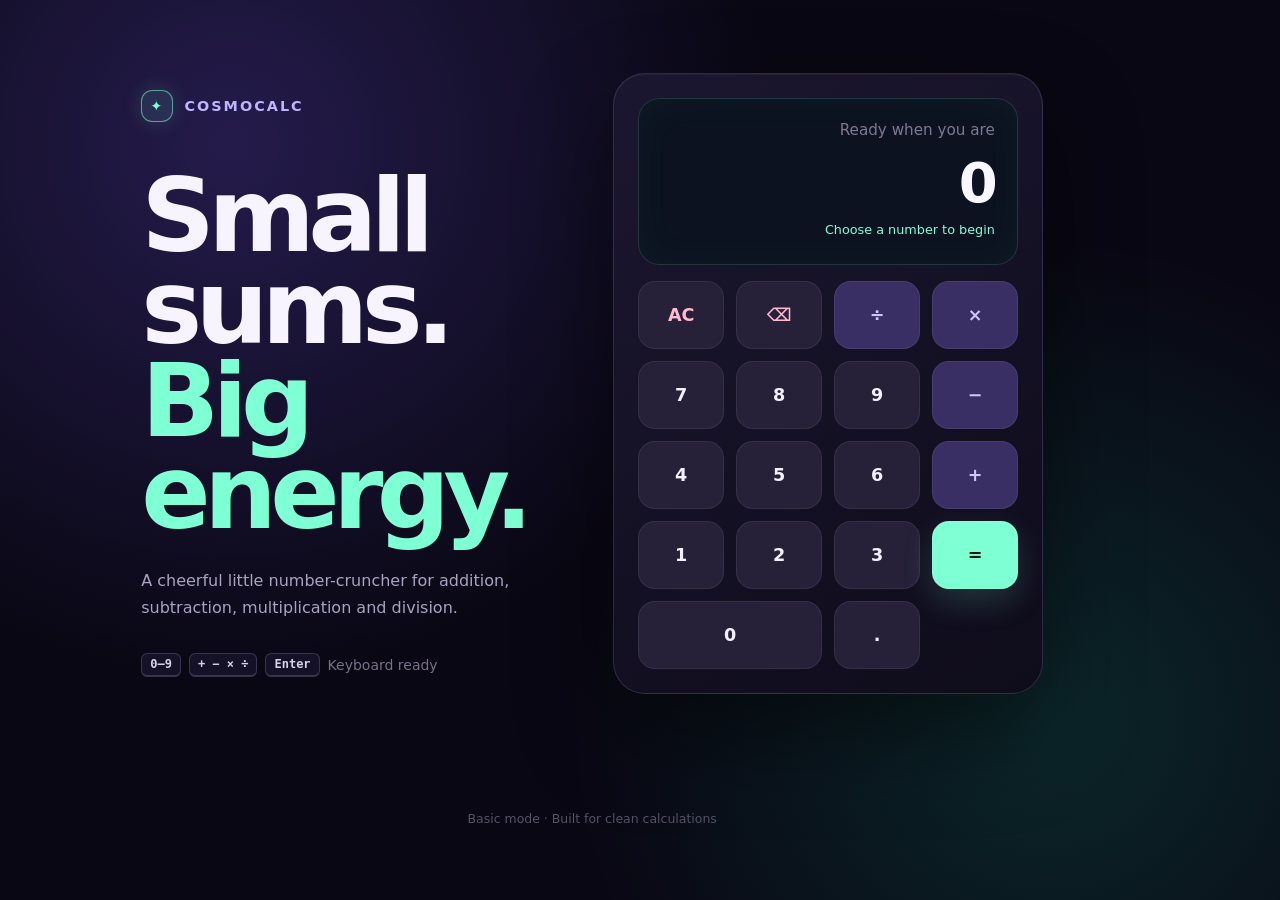
<file: cosmo-calc/index.html>
<!doctype html>
<html lang="en">
  <head>
    <meta charset="UTF-8" />
    <meta name="viewport" content="width=device-width, initial-scale=1" />
    <meta
      name="description"
      content="A playful, keyboard-friendly calculator for everyday arithmetic."
    />
    <title>CosmoCalc</title>
    <link
      rel="icon"
      type="image/svg+xml"
      href="data:image/svg+xml,%3Csvg xmlns='http://www.w3.org/2000/svg' viewBox='0 0 64 64'%3E%3Crect width='64' height='64' rx='15' fill='%2317122d'/%3E%3Cpath d='M17 23h30M17 41h30M24 16v14M40 34v14' stroke='%237fffd4' stroke-width='6' stroke-linecap='round'/%3E%3C/svg%3E"
    />
    <style>
      :root {
        color-scheme: dark;
        font-family: Inter, ui-rounded, "Segoe UI", system-ui, sans-serif;
        background: #090713;
        color: #f7f4ff;
        font-synthesis: none;
      }

      * { box-sizing: border-box; }

      body {
        margin: 0;
        min-width: 320px;
        min-height: 100vh;
        overflow-x: hidden;
        background:
          radial-gradient(circle at 18% 16%, rgba(123, 92, 255, 0.24), transparent 34rem),
          radial-gradient(circle at 82% 80%, rgba(26, 230, 182, 0.14), transparent 30rem),
          #090713;
      }

      button, input { font: inherit; }

      .page {
        width: min(100%, 1100px);
        min-height: 100vh;
        margin: 0 auto;
        padding: clamp(1.25rem, 4vw, 3.75rem);
        display: grid;
        grid-template-columns: minmax(0, 0.8fr) minmax(310px, 430px);
        gap: clamp(2rem, 7vw, 6rem);
        align-items: center;
      }

      .intro { max-width: 34rem; }

      .brand {
        display: inline-flex;
        align-items: center;
        gap: 0.7rem;
        margin-bottom: 3rem;
        color: #bfb5ff;
        font-size: 0.9rem;
        font-weight: 800;
        letter-spacing: 0.14em;
        text-transform: uppercase;
      }

      .brand-mark {
        display: grid;
        place-items: center;
        width: 2rem;
        height: 2rem;
        border: 1px solid rgba(127, 255, 212, 0.55);
        border-radius: 0.7rem;
        background: rgba(127, 255, 212, 0.1);
        box-shadow: 0 0 1.25rem rgba(127, 255, 212, 0.15);
        color: #7fffd4;
      }

      h1 {
        margin: 0;
        max-width: 9ch;
        font-size: clamp(3.3rem, 8vw, 6.5rem);
        line-height: 0.9;
        letter-spacing: -0.065em;
      }

      h1 span {
        display: block;
        color: #7fffd4;
      }

      .intro p {
        max-width: 30rem;
        margin: 1.75rem 0 0;
        color: #aaa2bf;
        font-size: 1rem;
        line-height: 1.7;
      }

      .key-hint {
        display: inline-flex;
        gap: 0.5rem;
        align-items: center;
        margin-top: 2rem;
        color: #777087;
        font-size: 0.875rem;
      }

      kbd {
        padding: 0.2rem 0.5rem;
        border: 1px solid #39334f;
        border-bottom-width: 2px;
        border-radius: 0.4rem;
        background: #151126;
        color: #d8d1eb;
        font: 700 0.75rem ui-monospace, SFMono-Regular, Consolas, monospace;
      }

      .calculator {
        position: relative;
        padding: clamp(1rem, 3vw, 1.5rem);
        border: 1px solid rgba(191, 181, 255, 0.16);
        border-radius: 2rem;
        background: linear-gradient(145deg, rgba(28, 23, 49, 0.98), rgba(15, 12, 27, 0.98));
        box-shadow: 0 2.5rem 6rem rgba(0, 0, 0, 0.45), inset 0 1px rgba(255,255,255,0.04);
      }

      .calculator::before {
        content: "";
        position: absolute;
        z-index: -1;
        inset: -1px;
        border-radius: inherit;
        background: linear-gradient(135deg, rgba(127,255,212,0.25), transparent 35%, rgba(123,92,255,0.25));
        filter: blur(18px);
        opacity: 0.7;
      }

      .display {
        min-height: 9.75rem;
        padding: 1.35rem 1.4rem;
        display: flex;
        flex-direction: column;
        justify-content: flex-end;
        align-items: flex-end;
        overflow: hidden;
        border: 1px solid rgba(127, 255, 212, 0.16);
        border-radius: 1.35rem;
        background: #0c1220;
        box-shadow: inset 0 0 2.5rem rgba(127, 255, 212, 0.035);
      }

      .expression {
        width: 100%;
        min-height: 1.5rem;
        overflow: hidden;
        color: #7f7892;
        font-size: 0.95rem;
        text-align: right;
        text-overflow: ellipsis;
        white-space: nowrap;
      }

      .result {
        width: 100%;
        margin-top: 0.45rem;
        overflow: hidden;
        color: #f8f6ff;
        font-size: clamp(2.25rem, 8vw, 3.5rem);
        font-weight: 750;
        letter-spacing: -0.05em;
        line-height: 1.1;
        text-align: right;
        text-overflow: ellipsis;
        white-space: nowrap;
      }

      .message {
        width: 100%;
        min-height: 1.25rem;
        margin-top: 0.55rem;
        color: #7fffd4;
        font-size: 0.8rem;
        text-align: right;
      }

      .message.error { color: #ff8fb4; }

      .keypad {
        display: grid;
        grid-template-columns: repeat(4, 1fr);
        gap: 0.75rem;
        margin-top: 1rem;
      }

      .key {
        min-height: 4.25rem;
        border: 1px solid rgba(255,255,255,0.07);
        border-radius: 1.05rem;
        background: #262039;
        color: #f4f0ff;
        font-size: 1.1rem;
        font-weight: 760;
        cursor: pointer;
        transition: transform 120ms ease, background 120ms ease, border-color 120ms ease;
        -webkit-tap-highlight-color: transparent;
      }

      .key:hover { background: #302848; border-color: rgba(191,181,255,0.22); }
      .key:active, .key.pressed { transform: translateY(2px) scale(0.98); }
      .key:focus-visible { outline: 3px solid rgba(127,255,212,0.5); outline-offset: 2px; }
      .key.utility { color: #ffbad1; }
      .key.operator { background: #392f65; color: #cfc6ff; }
      .key.operator:hover { background: #493c7d; }
      .key.equals { background: #7fffd4; color: #081710; box-shadow: 0 0.8rem 2rem rgba(127,255,212,0.16); }
      .key.equals:hover { background: #a1ffe0; }
      .key.zero { grid-column: span 2; }

      .footer-note {
        grid-column: 1 / -1;
        margin: -1rem 0 0;
        color: #575166;
        font-size: 0.78rem;
        text-align: center;
      }

      @media (max-width: 760px) {
        .page {
          grid-template-columns: 1fr;
          gap: 2rem;
          padding-top: 2rem;
          padding-bottom: 2rem;
        }
        .intro { text-align: center; margin: 0 auto; }
        .brand { margin-bottom: 1.5rem; }
        h1 { max-width: none; font-size: clamp(3rem, 16vw, 4.8rem); }
        h1 span { display: inline; }
        .intro p { margin-inline: auto; }
        .key-hint { margin-top: 1.25rem; }
        .calculator { width: min(100%, 430px); margin: 0 auto; }
        .footer-note { margin-top: 0; }
      }

      @media (prefers-reduced-motion: reduce) {
        *, *::before, *::after { scroll-behavior: auto !important; transition-duration: 0.01ms !important; }
      }
    </style>
  </head>
  <body>
    <main class="page">
      <section class="intro" aria-labelledby="page-title">
        <div class="brand"><span class="brand-mark" aria-hidden="true">✦</span> CosmoCalc</div>
        <h1 id="page-title">Small sums. <span>Big energy.</span></h1>
        <p>A cheerful little number-cruncher for addition, subtraction, multiplication and division.</p>
        <div class="key-hint"><kbd>0–9</kbd><kbd>+ − × ÷</kbd><kbd>Enter</kbd><span>Keyboard ready</span></div>
      </section>

      <section class="calculator" aria-label="Calculator">
        <div class="display" aria-live="polite" aria-atomic="true">
          <div class="expression" id="expression">Ready when you are</div>
          <div class="result" id="result">0</div>
          <div class="message" id="message">Choose a number to begin</div>
        </div>
        <div class="keypad" aria-label="Calculator keypad">
          <button class="key utility" type="button" data-action="clear" aria-label="Clear calculator">AC</button>
          <button class="key utility" type="button" data-action="backspace" aria-label="Delete last character">⌫</button>
          <button class="key operator" type="button" data-value="/" aria-label="Divide">÷</button>
          <button class="key operator" type="button" data-value="*" aria-label="Multiply">×</button>

          <button class="key" type="button" data-value="7">7</button>
          <button class="key" type="button" data-value="8">8</button>
          <button class="key" type="button" data-value="9">9</button>
          <button class="key operator" type="button" data-value="-" aria-label="Subtract">−</button>

          <button class="key" type="button" data-value="4">4</button>
          <button class="key" type="button" data-value="5">5</button>
          <button class="key" type="button" data-value="6">6</button>
          <button class="key operator" type="button" data-value="+" aria-label="Add">+</button>

          <button class="key" type="button" data-value="1">1</button>
          <button class="key" type="button" data-value="2">2</button>
          <button class="key" type="button" data-value="3">3</button>
          <button class="key equals" type="button" data-action="equals" aria-label="Calculate result">=</button>

          <button class="key zero" type="button" data-value="0">0</button>
          <button class="key" type="button" data-value=".">.</button>
        </div>
      </section>
      <p class="footer-note">Basic mode · Built for clean calculations</p>
    </main>

    <script>
      (() => {
        const expressionEl = document.querySelector('#expression');
        const resultEl = document.querySelector('#result');
        const messageEl = document.querySelector('#message');
        const keypad = document.querySelector('.keypad');
        const operators = ['+', '-', '*', '/'];
        let expression = '';
        let justCalculated = false;

        const pretty = (value) => value.replace(/\*/g, '×').replace(/\//g, '÷').replace(/-/g, '−');
        const currentNumber = () => expression.split(/[+\-*/]/).pop();

        function setMessage(text, isError = false) {
          messageEl.textContent = text;
          messageEl.classList.toggle('error', isError);
        }

        function render() {
          expressionEl.textContent = expression ? pretty(expression) : 'Ready when you are';
          if (!expression) resultEl.textContent = '0';
        }

        function clearAll() {
          expression = '';
          justCalculated = false;
          resultEl.textContent = '0';
          setMessage('Choose a number to begin');
          render();
        }

        function addValue(value) {
          const isOperator = operators.includes(value);

          if (justCalculated && !isOperator) expression = '';
          justCalculated = false;

          if (/\d/.test(value)) {
            if (expression.length >= 32) return setMessage('That expression is long enough', true);
            expression += value;
            setMessage('Keep going');
          } else if (value === '.') {
            if (currentNumber().includes('.')) return setMessage('One decimal point per number', true);
            expression += currentNumber() ? '.' : '0.';
            setMessage('Decimal added');
          } else if (isOperator) {
            if (!expression && value !== '-') return setMessage('Start with a number first', true);
            if (operators.includes(expression.at(-1))) {
              if (value === '-' && expression.at(-1) !== '-') expression += value;
              else expression = expression.slice(0, -1) + value;
              setMessage('Operator updated');
            } else {
              expression += value;
              setMessage('Now add the next number');
            }
          }

          render();
        }

        function tokenize(input) {
          const tokens = input.match(/(?:^|[+*/-])-?\d*\.?\d+|[+*/-]/g);
          if (!tokens) throw new Error('Enter a calculation first');
          const cleaned = [];
          let numberBuffer = '';
          for (let index = 0; index < input.length; index += 1) {
            const char = input[index];
            if (/\d|\./.test(char) || (char === '-' && (index === 0 || operators.includes(input[index - 1])))) {
              numberBuffer += char;
            } else if (operators.includes(char)) {
              if (!numberBuffer) throw new Error('Complete both sides of the operation');
              cleaned.push(Number(numberBuffer), char);
              numberBuffer = '';
            } else {
              throw new Error(`I don’t recognize “${char}”`);
            }
          }
          if (!numberBuffer || Number.isNaN(Number(numberBuffer))) throw new Error('Complete both sides of the operation');
          cleaned.push(Number(numberBuffer));
          return cleaned;
        }

        function evaluate(input) {
          const tokens = tokenize(input);
          for (let i = 1; i < tokens.length; i += 2) {
            if (tokens[i] === '*' || tokens[i] === '/') {
              if (tokens[i] === '/' && tokens[i + 1] === 0) throw new Error('Division by zero isn’t possible');
              const value = tokens[i] === '*' ? tokens[i - 1] * tokens[i + 1] : tokens[i - 1] / tokens[i + 1];
              tokens.splice(i - 1, 3, value);
              i -= 2;
            }
          }
          let total = tokens[0];
          for (let i = 1; i < tokens.length; i += 2) total = tokens[i] === '+' ? total + tokens[i + 1] : total - tokens[i + 1];
          return Number.isInteger(total) ? total : Number(total.toPrecision(12));
        }

        function calculate() {
          try {
            if (!expression) throw new Error('Enter a calculation first');
            const original = expression;
            const value = evaluate(expression);
            expressionEl.textContent = `${pretty(original)} =`;
            resultEl.textContent = String(value);
            expression = String(value);
            justCalculated = true;
            setMessage('Nice one!');
            return value;
          } catch (error) {
            setMessage(error.message, true);
            return null;
          }
        }

        function backspace() {
          expression = expression.slice(0, -1);
          justCalculated = false;
          setMessage(expression ? 'Last entry removed' : 'Choose a number to begin');
          render();
        }

        keypad.addEventListener('click', (event) => {
          const key = event.target.closest('button');
          if (!key) return;
          if (key.dataset.value) addValue(key.dataset.value);
          if (key.dataset.action === 'clear') clearAll();
          if (key.dataset.action === 'backspace') backspace();
          if (key.dataset.action === 'equals') calculate();
        });

        document.addEventListener('keydown', (event) => {
          const aliases = { 'x': '*', 'X': '*', '×': '*', '÷': '/', '−': '-' };
          const key = aliases[event.key] || event.key;
          let handled = true;
          if (/\d/.test(key) || operators.includes(key) || key === '.') addValue(key);
          else if (key === 'Enter' || key === '=') calculate();
          else if (key === 'Backspace') backspace();
          else if (key === 'Escape' || key === 'Delete') clearAll();
          else handled = false;

          if (handled) {
            event.preventDefault();
            const selector = key === 'Enter' || key === '=' ? '[data-action="equals"]' : key === 'Backspace' ? '[data-action="backspace"]' : `[data-value="${CSS.escape(key)}"]`;
            const button = document.querySelector(selector);
            if (button) {
              button.classList.add('pressed');
              window.setTimeout(() => button.classList.remove('pressed'), 110);
            }
          } else if (event.key.length === 1 && !event.ctrlKey && !event.metaKey && !event.altKey) {
            setMessage(`I don’t recognize “${event.key}” — try +, −, × or ÷`, true);
          }
        });

        if (document.modelContext?.registerTool) {
          const lifecycle = new AbortController();
          Promise.resolve(document.modelContext.registerTool({
            name: 'calculate_expression',
            title: 'Calculate expression',
            description: 'Calculate a basic arithmetic expression and show it in CosmoCalc.',
            inputSchema: {
              type: 'object',
              properties: { expression: { type: 'string', description: 'Arithmetic using +, -, *, or /.' } },
              required: ['expression'],
              additionalProperties: false
            },
            annotations: { readOnlyHint: false, untrustedContentHint: false },
            execute(input) {
              if (!input || typeof input.expression !== 'string') throw new Error('A string expression is required');
              expression = input.expression.replace(/\s/g, '').replace(/×/g, '*').replace(/÷/g, '/').replace(/−/g, '-');
              justCalculated = false;
              render();
              const value = calculate();
              if (value === null) throw new Error(messageEl.textContent);
              return { expression: input.expression, result: value };
            }
          }, { signal: lifecycle.signal })).catch(() => {});
        }
      })();
    </script>
  </body>
</html>
</file>
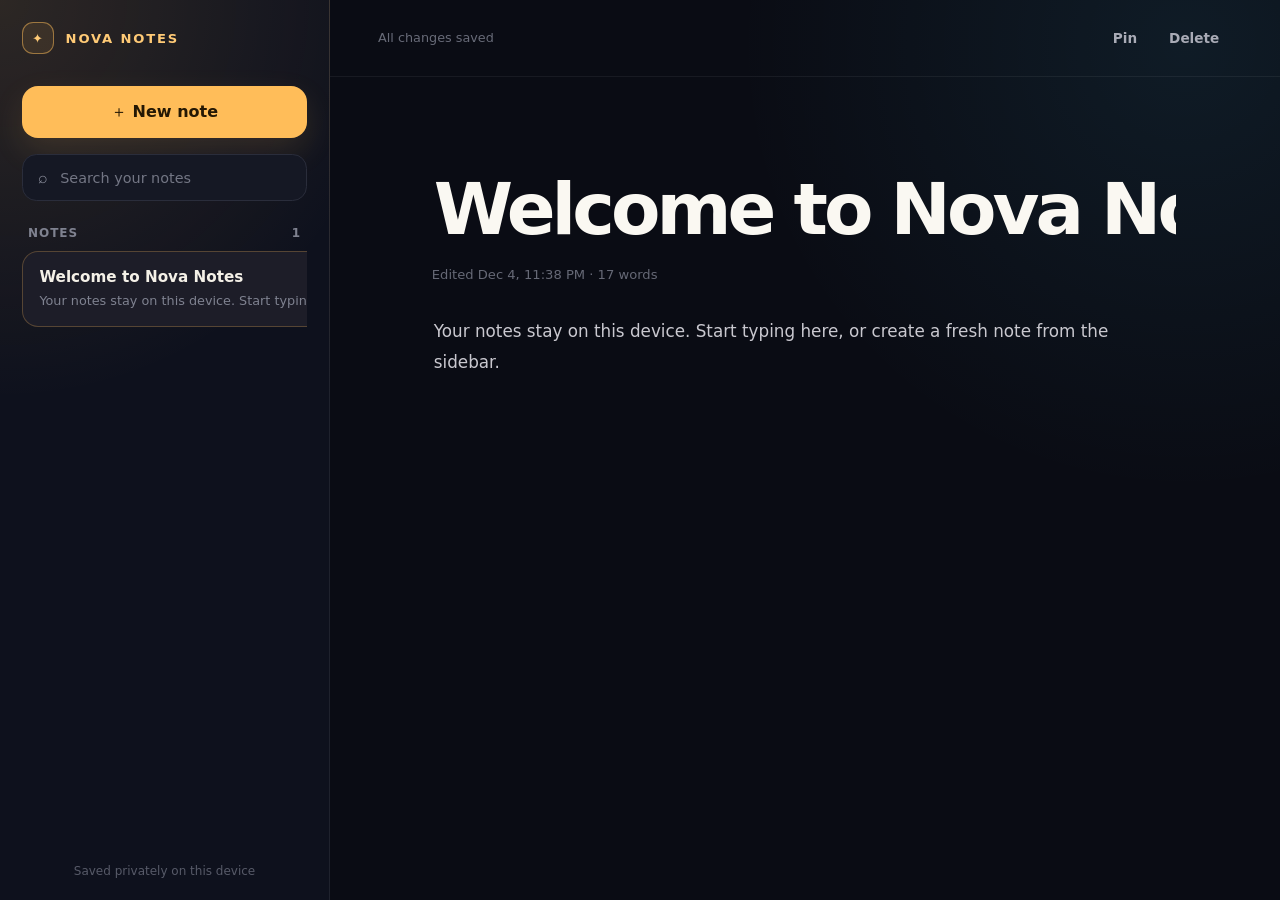
<file: note-taking/index.html>
<!doctype html>
<html lang="en">
  <head>
    <meta charset="UTF-8" />
    <meta name="viewport" content="width=device-width, initial-scale=1" />
    <meta name="description" content="A focused, device-local note-taking workspace." />
    <title>Nova Notes</title>
    <link rel="icon" type="image/svg+xml" href="data:image/svg+xml,%3Csvg xmlns='http://www.w3.org/2000/svg' viewBox='0 0 64 64'%3E%3Crect width='64' height='64' rx='16' fill='%23101222'/%3E%3Cpath d='M20 17h24v30H20z' fill='%23ffbd59'/%3E%3Cpath d='M26 26h12M26 33h12M26 40h8' stroke='%23101222' stroke-width='3' stroke-linecap='round'/%3E%3C/svg%3E" />
    <link rel="stylesheet" href="styles.css" />
  </head>
  <body>
    <main class="app-shell">
      <aside class="sidebar">
        <header class="brand-row">
          <div class="brand"><span class="brand-mark" aria-hidden="true">✦</span><span>NOVA NOTES</span></div>
          <button class="icon-button mobile-only" id="close-sidebar" type="button" aria-label="Close notes list">×</button>
        </header>

        <button class="new-note" id="new-note" type="button"><span>＋</span> New note</button>
        <label class="search-wrap">
          <span class="sr-only">Search notes</span>
          <span aria-hidden="true">⌕</span>
          <input id="search" type="search" placeholder="Search your notes" autocomplete="off" />
        </label>
        <div class="list-heading"><span>Notes</span><span id="note-count">0</span></div>
        <div class="note-list" id="note-list" aria-label="Saved notes"></div>
        <p class="storage-note">Saved privately on this device</p>
      </aside>

      <section class="workspace">
        <header class="workspace-bar">
          <button class="icon-button mobile-only" id="open-sidebar" type="button" aria-label="Open notes list">☰</button>
          <span class="save-status" id="save-status">All changes saved</span>
          <div class="actions">
            <button class="text-button" id="pin-note" type="button" aria-pressed="false">Pin</button>
            <button class="text-button danger" id="delete-note" type="button">Delete</button>
          </div>
        </header>
        <article class="editor" id="editor">
          <input id="note-title" class="title-input" type="text" maxlength="100" placeholder="Untitled note" aria-label="Note title" />
          <div class="note-meta" id="note-meta">Start writing whenever you’re ready</div>
          <textarea id="note-body" placeholder="Write something worth remembering…" aria-label="Note content"></textarea>
        </article>
        <section class="empty-state" id="empty-state" hidden>
          <span aria-hidden="true">✦</span>
          <h1>No note selected</h1>
          <p>Create a note to begin.</p>
          <button class="new-note compact" id="empty-new-note" type="button">Create note</button>
        </section>
      </section>
    </main>
    <div class="backdrop" id="backdrop" hidden></div>
    <script src="app.js"></script>
  </body>
</html>
</file>
<file: note-taking/styles.css>
:root {
  color-scheme: dark;
  font-family: Inter, ui-rounded, "Segoe UI", system-ui, sans-serif;
  background: #090b13;
  color: #f9f7f1;
  font-synthesis: none;
}

* { box-sizing: border-box; }
body { margin: 0; min-width: 280px; min-height: 100vh; background: #090b13; }
button, input, textarea { font: inherit; }
button { color: inherit; }
.sr-only { position: absolute; width: 1px; height: 1px; padding: 0; margin: -1px; overflow: hidden; clip: rect(0,0,0,0); white-space: nowrap; border: 0; }

.app-shell { min-height: 100vh; display: grid; grid-template-columns: 330px minmax(0, 1fr); }
.sidebar {
  display: flex; flex-direction: column; min-height: 100vh; padding: 1.4rem;
  border-right: 1px solid rgba(255,255,255,.07);
  background: radial-gradient(circle at 0 0, rgba(255,189,89,.13), transparent 25rem), #0e111d;
}
.brand-row, .workspace-bar, .actions { display: flex; align-items: center; }
.brand-row { justify-content: space-between; }
.brand { display: flex; align-items: center; gap: .7rem; color: #ffca76; font-size: .82rem; font-weight: 850; letter-spacing: .14em; }
.brand-mark { display: grid; place-items: center; width: 2rem; height: 2rem; border: 1px solid rgba(255,189,89,.5); border-radius: .7rem; background: rgba(255,189,89,.09); }
.new-note {
  width: 100%; min-height: 3.25rem; margin: 2rem 0 1rem; border: 0; border-radius: 1rem;
  background: #ffbd59; color: #241804; font-weight: 850; cursor: pointer; box-shadow: 0 .8rem 2rem rgba(255,189,89,.12);
}
.new-note:hover { background: #ffd085; }
.new-note.compact { width: auto; min-width: 9rem; margin: 1rem 0 0; padding: 0 1.25rem; }
.search-wrap { display: flex; align-items: center; gap: .65rem; min-height: 2.9rem; padding: 0 .9rem; border: 1px solid #2a2d3b; border-radius: .9rem; background: #151824; color: #8c8f9d; }
.search-wrap:focus-within { border-color: rgba(255,189,89,.6); box-shadow: 0 0 0 3px rgba(255,189,89,.08); }
.search-wrap input { width: 100%; border: 0; outline: 0; background: transparent; color: #f9f7f1; font-size: .9rem; }
.search-wrap input::placeholder { color: #737684; }
.list-heading { display: flex; justify-content: space-between; margin: 1.6rem .35rem .65rem; color: #7f8290; font-size: .75rem; font-weight: 750; letter-spacing: .08em; text-transform: uppercase; }
.note-list { display: grid; gap: .55rem; overflow-y: auto; }
.note-card { width: 100%; padding: 1rem; border: 1px solid transparent; border-radius: 1rem; background: transparent; text-align: left; cursor: pointer; }
.note-card:hover { background: #171a27; }
.note-card.active { border-color: rgba(255,189,89,.25); background: #1d1d28; }
.note-card strong { display: flex; align-items: center; gap: .45rem; overflow: hidden; color: #f4f0e7; font-size: .95rem; text-overflow: ellipsis; white-space: nowrap; }
.note-card strong span { color: #ffbd59; font-size: .7rem; }
.note-card p { margin: .42rem 0 0; overflow: hidden; color: #7f8290; font-size: .8rem; line-height: 1.4; text-overflow: ellipsis; white-space: nowrap; }
.storage-note { margin: auto 0 0; padding-top: 1.2rem; color: #575a68; font-size: .75rem; text-align: center; }

.workspace { min-width: 0; min-height: 100vh; display: flex; flex-direction: column; background: radial-gradient(circle at 90% 5%, rgba(77,210,255,.08), transparent 28rem), #0a0c14; }
.workspace-bar { min-height: 4.8rem; justify-content: flex-end; gap: 1rem; padding: 0 clamp(1.2rem,4vw,3rem); border-bottom: 1px solid rgba(255,255,255,.06); }
.save-status { margin-right: auto; color: #686b78; font-size: .8rem; }
.actions { gap: .4rem; }
.text-button, .icon-button { border: 0; background: transparent; cursor: pointer; }
.text-button { padding: .55rem .8rem; border-radius: .7rem; color: #a9abb6; font-size: .85rem; font-weight: 700; }
.text-button:hover { background: #181b27; color: #fff; }
.text-button[aria-pressed="true"] { background: rgba(255,189,89,.12); color: #ffca76; }
.text-button.danger:hover { color: #ff8aa9; }
.icon-button { width: 2.5rem; height: 2.5rem; border-radius: .7rem; color: #aeb0ba; font-size: 1.1rem; }
.icon-button:hover { background: #1b1e2c; }
.editor { width: min(100%, 900px); flex: 1; align-self: center; display: flex; flex-direction: column; padding: clamp(2rem,7vw,6rem) clamp(1.3rem,6vw,5rem); }
.title-input { width: 100%; border: 0; outline: 0; background: transparent; color: #faf8f2; font-size: clamp(2.25rem,6vw,4.5rem); font-weight: 820; letter-spacing: -.055em; }
.title-input::placeholder { color: #4d4e59; }
.note-meta { margin: .9rem 0 2rem; color: #666976; font-size: .82rem; }
textarea { width: 100%; min-height: 45vh; flex: 1; resize: none; border: 0; outline: 0; background: transparent; color: #c9c8cf; font-size: 1.05rem; line-height: 1.85; }
textarea::placeholder { color: #474955; }
.empty-state { margin: auto; padding: 2rem; text-align: center; }
.empty-state > span { color: #ffbd59; font-size: 2rem; }
.empty-state h1 { margin: .8rem 0 .2rem; font-size: 2rem; }
.empty-state p { margin: 0; color: #777987; }
.mobile-only { display: none; }
.backdrop { position: fixed; inset: 0; z-index: 10; background: rgba(0,0,0,.6); }
button:focus-visible, input:focus-visible, textarea:focus-visible { outline: 3px solid rgba(255,189,89,.45); outline-offset: 2px; }

@media (max-width: 760px) {
  .app-shell { grid-template-columns: 1fr; }
  .sidebar { position: fixed; z-index: 20; inset: 0 auto 0 0; width: min(88vw, 340px); transform: translateX(-105%); transition: transform 180ms ease; box-shadow: 1rem 0 3rem rgba(0,0,0,.35); }
  .sidebar.open { transform: translateX(0); }
  .mobile-only { display: inline-grid; place-items: center; }
  .workspace-bar { justify-content: flex-start; }
  .save-status { margin-right: auto; }
  .editor { padding-top: 3rem; }
}

@media (prefers-reduced-motion: reduce) { * { transition-duration: .01ms !important; } }
</file>
